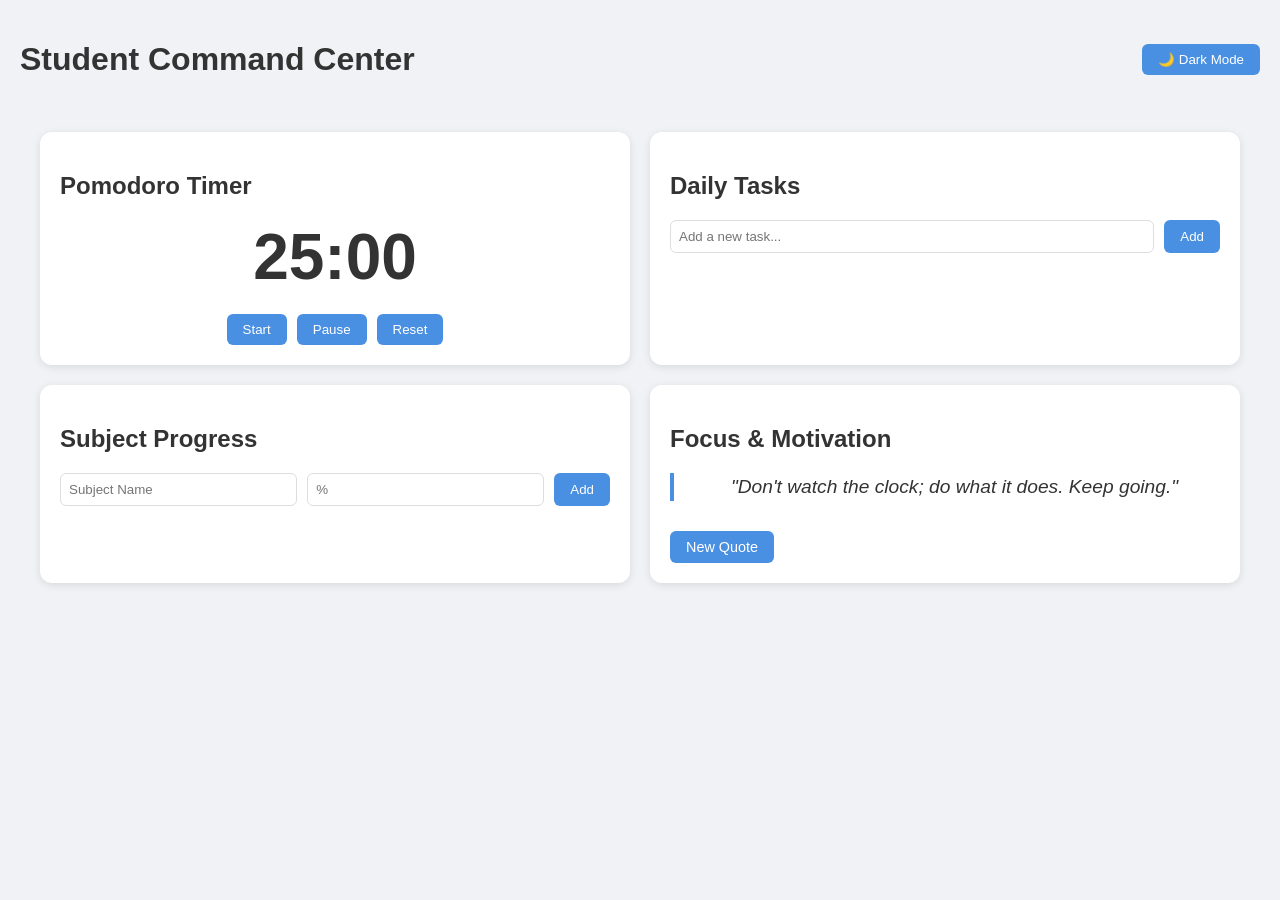
<file: index.html>
<!DOCTYPE html>
<html lang="en">
  <head>
    <meta charset="UTF-8" />
    <meta name="viewport" content="width=device-width, initial-scale=1.0" />
    <title>Study Dashboard</title>
    <link rel="stylesheet" href="style.css">
  </head>
  <body>
    <div id="app">
      <header>
        <h1>Student Command Center</h1>
        <button id="theme-toggle">🌙 Dark Mode</button>
      </header>

      <main class="dashboard-grid">
        <!-- Pomodoro Section -->
        <section class="card pomodoro">
          <h2>Pomodoro Timer</h2>
          <div class="timer-display" id="timer">25:00</div>
          <div class="timer-controls">
            <button id="start-btn">Start</button>
            <button id="pause-btn">Pause</button>
            <button id="reset-btn">Reset</button>
          </div>
        </section>

        <!-- Tasks Section -->
        <section class="card tasks">
          <h2>Daily Tasks</h2>
          <div class="input-group">
            <input type="text" id="task-input" placeholder="Add a new task..." />
            <button id="add-task-btn">Add</button>
          </div>
          <ul id="task-list">
            <!-- Tasks will go here -->
          </ul>
        </section>

        <!-- Progress Section -->
        <section class="card progress">
          <h2>Subject Progress</h2>
          <div class="input-group">
            <input type="text" id="subject-input" placeholder="Subject Name" />
            <input type="number" id="percent-input" placeholder="%" min="0" max="100" />
            <button id="add-subject-btn">Add</button>
          </div>
          <div id="progress-list">
            <!-- Progress bars go here -->
          </div>
        </section>

        <!-- Distraction Blocker - Quotes -->
        <section class="card quotes">
          <h2>Focus & Motivation</h2>
          <blockquote id="quote-display">
            "The secret of getting ahead is getting started."
          </blockquote>
        </section>
      </main>
    </div>
    <script src="app.js" defer></script>
  </body>
</html>
</file>
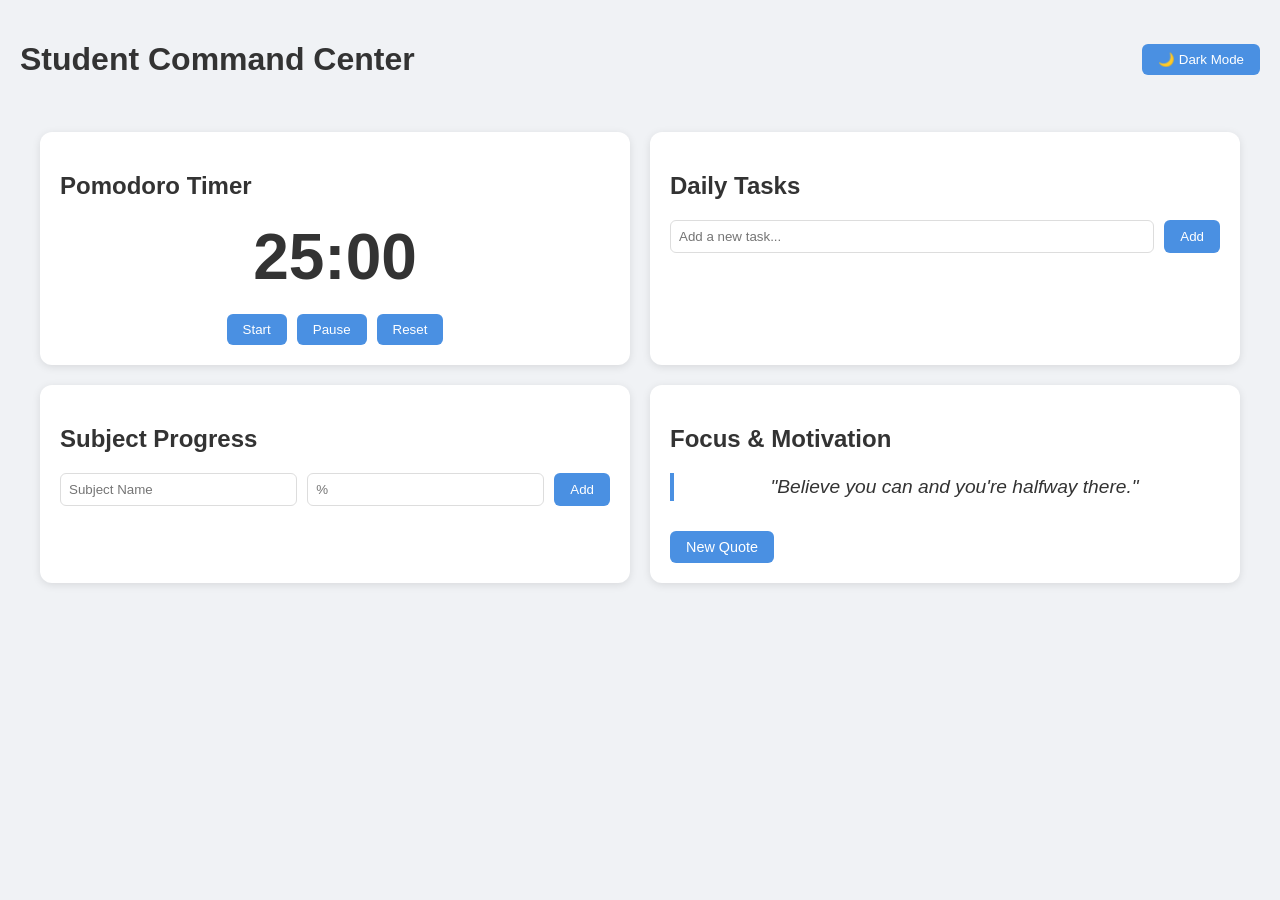
<file: study-dashboard/index.html>
<!DOCTYPE html>
<html lang="en">
  <head>
    <meta charset="UTF-8" />
    <meta name="viewport" content="width=device-width, initial-scale=1.0" />
    <title>Study Dashboard</title>
    <link rel="stylesheet" href="style.css">
  </head>
  <body>
    <div id="app">
      <header>
        <h1>Student Command Center</h1>
        <button id="theme-toggle">🌙 Dark Mode</button>
      </header>

      <main class="dashboard-grid">
        <!-- Pomodoro Section -->
        <section class="card pomodoro">
          <h2>Pomodoro Timer</h2>
          <div class="timer-display" id="timer">25:00</div>
          <div class="timer-controls">
            <button id="start-btn">Start</button>
            <button id="pause-btn">Pause</button>
            <button id="reset-btn">Reset</button>
          </div>
        </section>

        <!-- Tasks Section -->
        <section class="card tasks">
          <h2>Daily Tasks</h2>
          <div class="input-group">
            <input type="text" id="task-input" placeholder="Add a new task..." />
            <button id="add-task-btn">Add</button>
          </div>
          <ul id="task-list">
            <!-- Tasks will go here -->
          </ul>
        </section>

        <!-- Progress Section -->
        <section class="card progress">
          <h2>Subject Progress</h2>
          <div class="input-group">
            <input type="text" id="subject-input" placeholder="Subject Name" />
            <input type="number" id="percent-input" placeholder="%" min="0" max="100" />
            <button id="add-subject-btn">Add</button>
          </div>
          <div id="progress-list">
            <!-- Progress bars go here -->
          </div>
        </section>

        <!-- Distraction Blocker / Quotes -->
        <section class="card quotes">
          <h2>Focus & Motivation</h2>
          <blockquote id="quote-display">
            "The secret of getting ahead is getting started."
          </blockquote>
        </section>
      </main>
    </div>
    <script src="app.js" defer></script>
  </body>
</html>
</file>
<file: style.css>
:root {
  --bg-color: #f0f2f5;
  --text-color: #333;
  --card-bg: #ffffff;
  --primary-color: #4a90e2;
  --secondary-color: #f5f5f5;
  --border-color: #ddd;
}

[data-theme="dark"] {
  --bg-color: #1a1a1a;
  --text-color: #e0e0e0;
  --card-bg: #2d2d2d;
  --primary-color: #64b5f6;
  --secondary-color: #3d3d3d;
  --border-color: #444;
}

body {
  font-family: 'Segoe UI', Tahoma, Geneva, Verdana, sans-serif;
  background-color: var(--bg-color);
  color: var(--text-color);
  margin: 0;
  padding: 20px;
  transition: background-color 0.3s, color 0.3s;
}

header {
  display: flex;
  justify-content: space-between;
  align-items: center;
  margin-bottom: 2rem;
}

.dashboard-grid {
  display: grid;
  grid-template-columns: 1fr 1fr; /* Force 2 columns */
  gap: 20px;
  max-width: 1200px;
  margin: 0 auto;
}

@media (max-width: 768px) {
  .dashboard-grid {
    grid-template-columns: 1fr;
    width: 100%;
  }
}

.card {
  background-color: var(--card-bg);
  padding: 20px;
  border-radius: 12px;
  box-shadow: 0 2px 8px rgba(0,0,0,0.1);
  transition: background-color 0.3s, box-shadow 0.3s;
}

/* Pomodoro */
.timer-display {
  font-size: 4rem;
  font-weight: bold;
  text-align: center;
  margin: 20px 0;
  font-variant-numeric: tabular-nums;
}

.timer-controls {
  display: flex;
  justify-content: center;
  gap: 10px;
}

button {
  padding: 8px 16px;
  border: none;
  border-radius: 6px;
  background-color: var(--primary-color);
  color: white;
  cursor: pointer;
  font-weight: 500;
  transition: opacity 0.2s;
}

button:hover {
  opacity: 0.9;
}

.input-group {
  display: flex;
  gap: 10px;
  margin-bottom: 15px;
}

input {
  padding: 8px;
  border: 1px solid var(--border-color);
  border-radius: 6px;
  background-color: var(--card-bg); /* Match theme */
  color: var(--text-color);
  flex: 1;
}

/* Tasks */
#task-list {
  list-style: none;
  padding: 0;
}

.task-item {
  display: flex;
  align-items: center;
  justify-content: space-between;
  padding: 8px 0;
  border-bottom: 1px solid var(--border-color);
}

.task-item.completed span {
  text-decoration: line-through;
  opacity: 0.6;
}

.task-actions {
  display: flex;
  gap: 5px;
}

.toggle-btn {
  background-color: #2ecc71;
  padding: 4px 8px;
  font-size: 0.8rem;
}

.delete-btn {
  background-color: #e74c3c;
  padding: 4px 8px;
  font-size: 0.8rem;
}

/* Progress */
.progress-item {
  margin-bottom: 15px;
}

.progress-header {
  display: flex;
  justify-content: space-between;
  margin-bottom: 5px;
}

.progress-bar-bg {
  width: 100%;
  height: 10px;
  background-color: var(--secondary-color);
  border-radius: 5px;
  overflow: hidden;
}

.progress-bar-fill {
  height: 100%;
  background-color: var(--primary-color);
  transition: width 0.5s ease;
}

/* Quotes */
blockquote {
  font-style: italic;
  font-size: 1.2rem;
  text-align: center;
  line-height: 1.5;
  margin: 20px 0;
  border-left: 4px solid var(--primary-color);
  padding-left: 15px;
}
</file>
<file: study-dashboard/style.css>
:root {
  --bg-color: #f0f2f5;
  --text-color: #333;
  --card-bg: #ffffff;
  --primary-color: #4a90e2;
  --secondary-color: #f5f5f5;
  --border-color: #ddd;
}

[data-theme="dark"] {
  --bg-color: #1a1a1a;
  --text-color: #e0e0e0;
  --card-bg: #2d2d2d;
  --primary-color: #64b5f6;
  --secondary-color: #3d3d3d;
  --border-color: #444;
}

body {
  font-family: 'Segoe UI', Tahoma, Geneva, Verdana, sans-serif;
  background-color: var(--bg-color);
  color: var(--text-color);
  margin: 0;
  padding: 20px;
  transition: background-color 0.3s, color 0.3s;
}

header {
  display: flex;
  justify-content: space-between;
  align-items: center;
  margin-bottom: 2rem;
}

.dashboard-grid {
  display: grid;
  grid-template-columns: 1fr 1fr; /* Force 2 columns */
  gap: 20px;
  max-width: 1200px;
  margin: 0 auto;
}

@media (max-width: 768px) {
  .dashboard-grid {
    grid-template-columns: 1fr;
    width: 100%;
  }
}

.card {
  background-color: var(--card-bg);
  padding: 20px;
  border-radius: 12px;
  box-shadow: 0 2px 8px rgba(0,0,0,0.1);
  transition: background-color 0.3s, box-shadow 0.3s;
}

/* Pomodoro */
.timer-display {
  font-size: 4rem;
  font-weight: bold;
  text-align: center;
  margin: 20px 0;
  font-variant-numeric: tabular-nums;
}

.timer-controls {
  display: flex;
  justify-content: center;
  gap: 10px;
}

button {
  padding: 8px 16px;
  border: none;
  border-radius: 6px;
  background-color: var(--primary-color);
  color: white;
  cursor: pointer;
  font-weight: 500;
  transition: opacity 0.2s;
}

button:hover {
  opacity: 0.9;
}

.input-group {
  display: flex;
  gap: 10px;
  margin-bottom: 15px;
}

input {
  padding: 8px;
  border: 1px solid var(--border-color);
  border-radius: 6px;
  background-color: var(--card-bg); /* Match theme */
  color: var(--text-color);
  flex: 1;
}

/* Tasks */
#task-list {
  list-style: none;
  padding: 0;
}

.task-item {
  display: flex;
  align-items: center;
  justify-content: space-between;
  padding: 8px 0;
  border-bottom: 1px solid var(--border-color);
}

.task-item.completed span {
  text-decoration: line-through;
  opacity: 0.6;
}

.task-actions {
  display: flex;
  gap: 5px;
}

.toggle-btn {
  background-color: #2ecc71;
  padding: 4px 8px;
  font-size: 0.8rem;
}

.delete-btn {
  background-color: #e74c3c;
  padding: 4px 8px;
  font-size: 0.8rem;
}

/* Progress */
.progress-item {
  margin-bottom: 15px;
}

.progress-header {
  display: flex;
  justify-content: space-between;
  margin-bottom: 5px;
}

.progress-bar-bg {
  width: 100%;
  height: 10px;
  background-color: var(--secondary-color);
  border-radius: 5px;
  overflow: hidden;
}

.progress-bar-fill {
  height: 100%;
  background-color: var(--primary-color);
  transition: width 0.5s ease;
}

/* Quotes */
blockquote {
  font-style: italic;
  font-size: 1.2rem;
  text-align: center;
  line-height: 1.5;
  margin: 20px 0;
  border-left: 4px solid var(--primary-color);
  padding-left: 15px;
}
</file>
